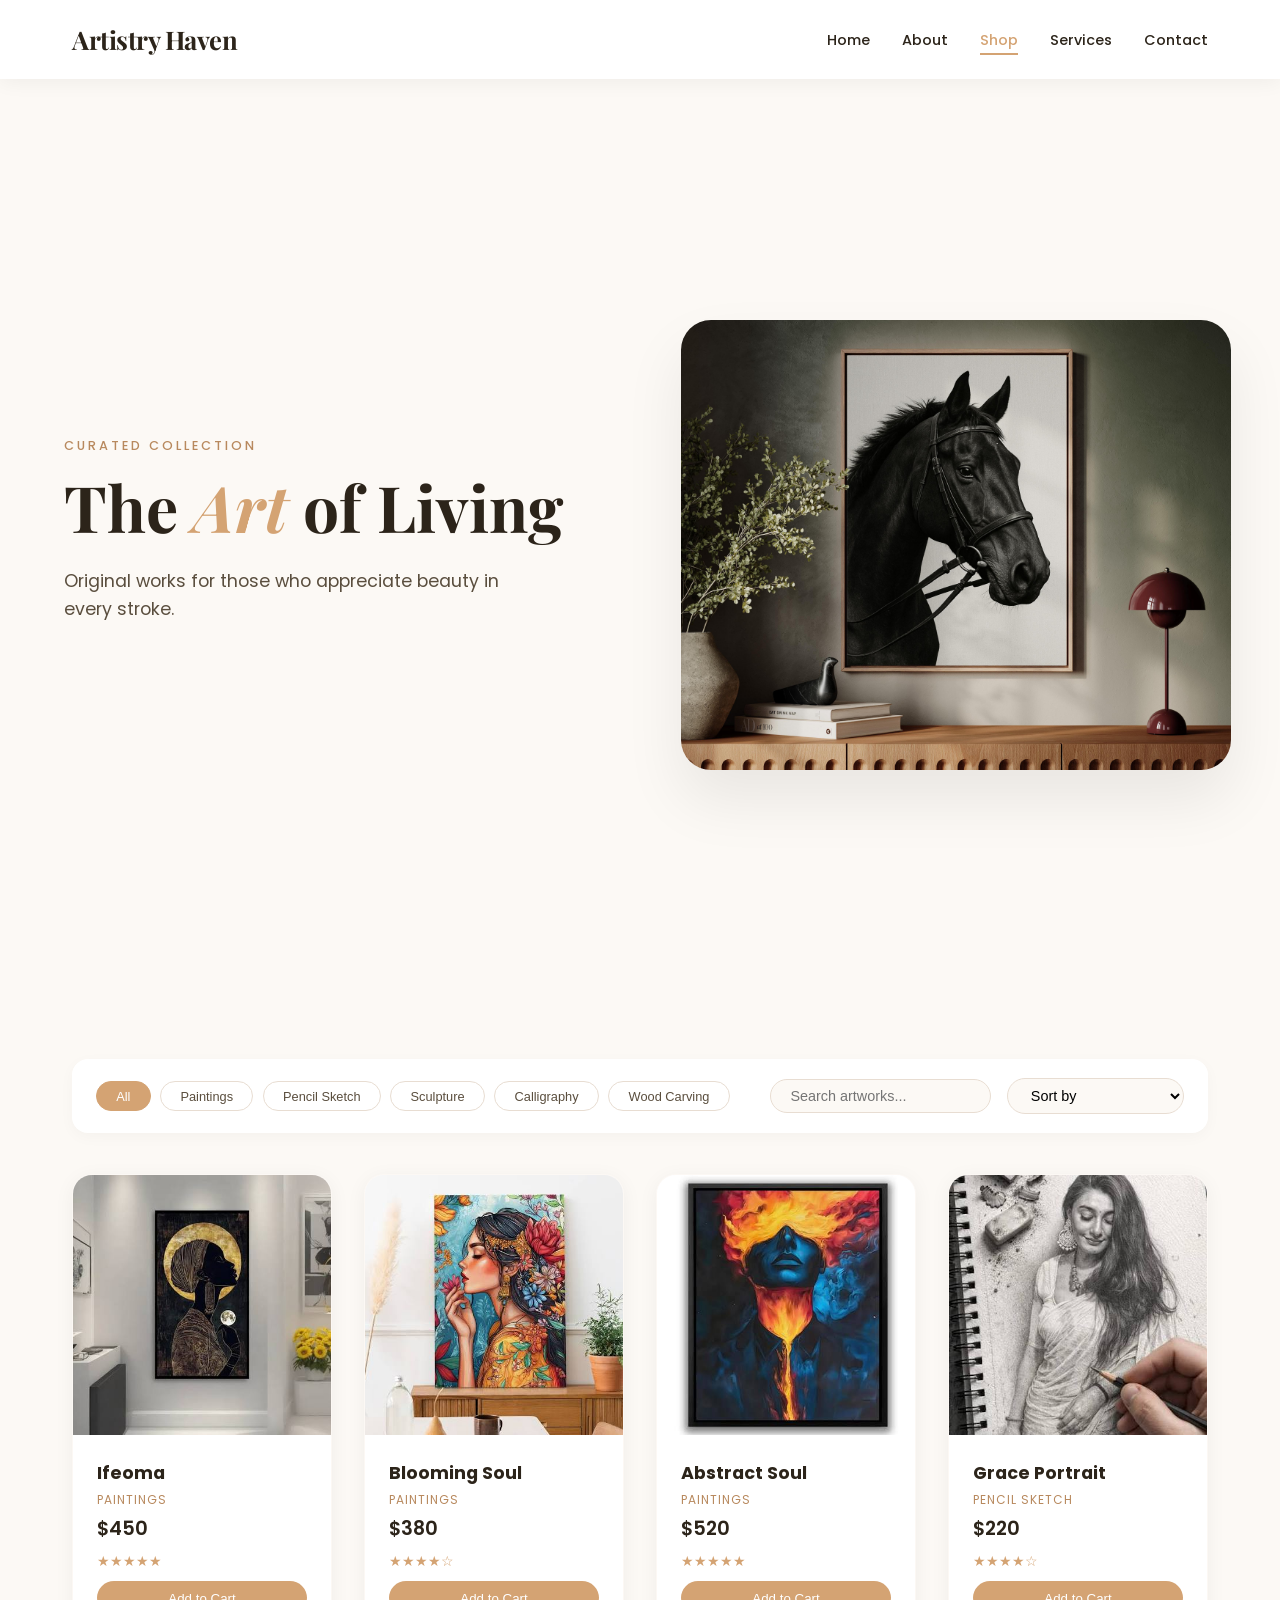
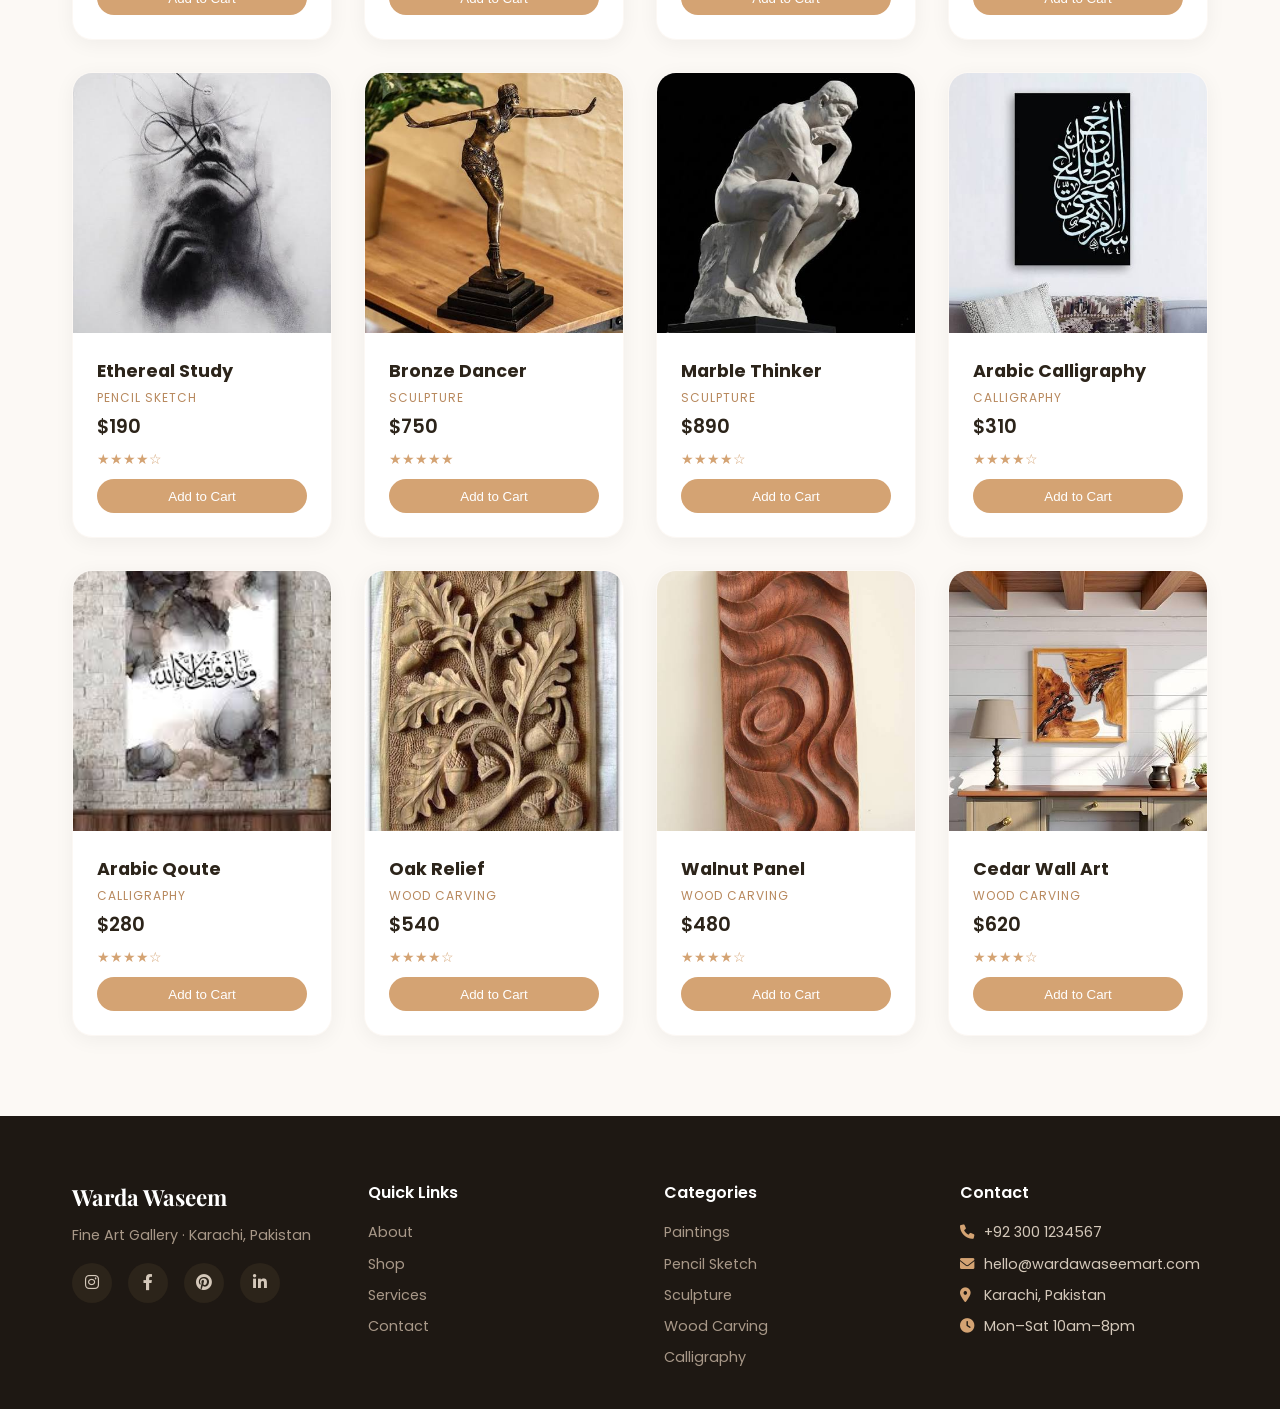
<file: shop.html>
<!DOCTYPE html>
<html lang="en">
<head>
    <meta charset="UTF-8" />
    <meta name="viewport" content="width=device-width, initial-scale=1.0" />
    <title>Shop – Warda Waseem Art Gallery</title>
    
    <!-- Google Fonts -->
    <link rel="preconnect" href="https://fonts.googleapis.com" />
    <link rel="preconnect" href="https://fonts.gstatic.com" crossorigin />
    <link href="https://fonts.googleapis.com/css2?family=Playfair+Display:ital,wght@0,400;0,600;0,700;1,600&family=Poppins:wght@300;400;500;600;700&display=swap" rel="stylesheet" />
    
    <!-- Font Awesome -->
    <link rel="stylesheet" href="https://cdnjs.cloudflare.com/ajax/libs/font-awesome/6.0.0-beta3/css/all.min.css" />
    
    <!-- Main CSS -->
    <link rel="stylesheet" href="css/style.css" />
    
    <style>
        /* ===== NAVBAR OVERRIDE ===== */
        .navbar {
            background: #ffffff !important;
            position: relative !important; /* NOT sticky */
            box-shadow: 0 2px 20px rgba(0,0,0,0.06);
        }
        .navbar.scrolled {
            background: #ffffff !important;
            backdrop-filter: none !important;
            box-shadow: 0 2px 20px rgba(0,0,0,0.06);
        }
        /* Remove dropdown */
        .dropdown-content {
            display: none !important;
        }
        .dropdown .dropbtn i {
            display: none !important;
        }
        
        /* ===== EXTRA CSS FOR CARDS ===== */
        .product-grid {
            display: grid;
            grid-template-columns: repeat(auto-fill, minmax(260px, 1fr));
            gap: 2rem;
        }
        .product-card {
            background: #ffffff;
            border-radius: 20px;
            overflow: hidden;
            box-shadow: 0 4px 20px rgba(0,0,0,0.05);
            transition: all 0.3s ease;
            border: 1px solid rgba(212, 163, 115, 0.08);
        }
        .product-card:hover {
            transform: translateY(-8px);
            box-shadow: 0 15px 40px rgba(0,0,0,0.08);
        }
        .product-card img {
            width: 100%;
            height: 260px;
            object-fit: cover;
        }
        .product-info {
            padding: 1.5rem;
        }
        .product-info h3 {
            font-size: 1.1rem;
            margin-bottom: 0.2rem;
        }
        .product-info .category {
            color: #b8895e;
            font-size: 0.75rem;
            text-transform: uppercase;
            letter-spacing: 1px;
        }
        .product-info .price {
            font-weight: 600;
            font-size: 1.2rem;
            margin: 0.3rem 0;
        }
        .product-info .stars {
            color: #d4a373;
            font-size: 0.9rem;
            margin-bottom: 0.5rem;
        }
        .add-to-cart {
            background: #d4a373;
            color: #fff;
            border: none;
            padding: 0.6rem 1.5rem;
            border-radius: 30px;
            font-weight: 500;
            cursor: pointer;
            width: 100%;
            transition: all 0.3s ease;
        }
        .add-to-cart:hover {
            background: #b8895e;
        }
        .filter-bar {
            display: flex;
            justify-content: space-between;
            align-items: center;
            flex-wrap: wrap;
            gap: 1rem;
            margin-bottom: 2.5rem;
            padding: 1.2rem 1.5rem;
            background: #ffffff;
            border-radius: 16px;
            box-shadow: 0 4px 15px rgba(0,0,0,0.03);
        }
        .filter-buttons {
            display: flex;
            gap: 0.6rem;
            flex-wrap: wrap;
        }
        .filter-btn {
            padding: 0.4rem 1.2rem;
            border-radius: 30px;
            border: 1.5px solid #e8ddd2;
            background: transparent;
            font-weight: 500;
            font-size: 0.8rem;
            cursor: pointer;
            transition: all 0.3s ease;
            color: #5a4e3e;
        }
        .filter-btn:hover {
            border-color: #d4a373;
        }
        .filter-btn.active {
            background: #d4a373;
            border-color: #d4a373;
            color: #ffffff;
        }
        .no-products {
            text-align: center;
            padding: 3rem;
            color: #7a6e5e;
            grid-column: 1 / -1;
        }
        .shop-tools {
            display: flex;
            gap: 1rem;
            flex-wrap: wrap;
            align-items: center;
        }
        #searchInput {
            padding: 0.5rem 1.2rem;
            border-radius: 30px;
            border: 1.5px solid #e8ddd2;
            background: #fcf9f5;
            font-size: 0.9rem;
            min-width: 180px;
        }
        #searchInput:focus {
            outline: none;
            border-color: #d4a373;
        }
        #sortSelect {
            padding: 0.5rem 1.2rem;
            border-radius: 30px;
            border: 1.5px solid #e8ddd2;
            background: #fcf9f5;
            font-size: 0.9rem;
            cursor: pointer;
        }
        /* Hero buttons hidden */
        .hero-buttons {
            display: none !important;
        }

        /* ============================================= */
        /* ===== ANIMATION SUITE – Shop Page =========== */
        /* ============================================= */
        @keyframes fadeUp {
            0% { opacity: 0; transform: translateY(30px); }
            100% { opacity: 1; transform: translateY(0); }
        }

        @keyframes fadeIn {
            0% { opacity: 0; }
            100% { opacity: 1; }
        }

        @keyframes slideInLeft {
            0% { opacity: 0; transform: translateX(-40px); }
            100% { opacity: 1; transform: translateX(0); }
        }

        @keyframes slideInRight {
            0% { opacity: 0; transform: translateX(40px); }
            100% { opacity: 1; transform: translateX(0); }
        }

        @keyframes scaleIn {
            0% { opacity: 0; transform: scale(0.92); }
            100% { opacity: 1; transform: scale(1); }
        }

        @keyframes softPulse {
            0% { transform: scale(1); }
            50% { transform: scale(1.02); }
            100% { transform: scale(1); }
        }

        @keyframes gentleFloat {
            0% { transform: translateY(0px); }
            50% { transform: translateY(-6px); }
            100% { transform: translateY(0px); }
        }

        @keyframes shimmer {
            0% { background-position: -200% center; }
            100% { background-position: 200% center; }
        }

        /* --- hero animations --- */
        .hero-subtitle {
            animation: fadeUp 0.9s cubic-bezier(0.2, 0.9, 0.3, 1) both;
        }
        .hero-heading {
            animation: fadeUp 1s cubic-bezier(0.2, 0.9, 0.3, 1) 0.15s both;
        }
        .hero-desc {
            animation: fadeUp 1s cubic-bezier(0.2, 0.9, 0.3, 1) 0.3s both;
        }
        .hero-image-wrapper {
            animation: slideInRight 1.1s cubic-bezier(0.2, 0.9, 0.3, 1) 0.2s both;
        }

        /* hero highlight breathing */
        .hero-heading .highlight {
            display: inline-block;
            animation: softPulse 3.5s infinite ease-in-out;
            transform-origin: center;
        }

        /* hero image gentle float */
        .hero-image-wrapper img {
            transition: transform 0.4s ease;
            animation: gentleFloat 5s infinite ease-in-out;
        }
        .hero-image-wrapper img:hover {
            transform: scale(1.02);
        }

        /* --- filter bar entrance --- */
        .filter-bar {
            animation: fadeUp 0.8s cubic-bezier(0.2, 0.9, 0.3, 1) 0.3s both;
        }

        /* --- filter buttons --- */
        .filter-btn {
            transition: all 0.3s ease, transform 0.2s ease;
        }
        .filter-btn:hover {
            transform: translateY(-2px);
            box-shadow: 0 6px 15px rgba(212, 163, 115, 0.2);
        }
        .filter-btn.active {
            animation: softPulse 2.5s infinite ease-in-out;
        }
        .filter-btn:nth-child(1) { animation-delay: 0.05s; }
        .filter-btn:nth-child(2) { animation-delay: 0.1s; }
        .filter-btn:nth-child(3) { animation-delay: 0.15s; }
        .filter-btn:nth-child(4) { animation-delay: 0.2s; }
        .filter-btn:nth-child(5) { animation-delay: 0.25s; }
        .filter-btn:nth-child(6) { animation-delay: 0.3s; }

        /* --- shop tools --- */
        #searchInput {
            animation: fadeUp 0.8s ease 0.4s both;
            transition: box-shadow 0.3s ease, border-color 0.3s ease;
        }
        #searchInput:focus {
            box-shadow: 0 0 0 4px rgba(212, 163, 115, 0.12);
        }
        #sortSelect {
            animation: fadeUp 0.8s ease 0.5s both;
            transition: box-shadow 0.3s ease, border-color 0.3s ease;
        }
        #sortSelect:focus {
            outline: none;
            border-color: #d4a373;
            box-shadow: 0 0 0 4px rgba(212, 163, 115, 0.12);
        }

        /* --- product cards --- */
        .product-card {
            animation: scaleIn 0.7s cubic-bezier(0.2, 0.9, 0.3, 1) both;
            transition: transform 0.35s ease, box-shadow 0.35s ease;
        }
        .product-card:nth-child(1) { animation-delay: 0.05s; }
        .product-card:nth-child(2) { animation-delay: 0.12s; }
        .product-card:nth-child(3) { animation-delay: 0.19s; }
        .product-card:nth-child(4) { animation-delay: 0.26s; }
        .product-card:nth-child(5) { animation-delay: 0.33s; }
        .product-card:nth-child(6) { animation-delay: 0.4s; }
        .product-card:nth-child(7) { animation-delay: 0.47s; }
        .product-card:nth-child(8) { animation-delay: 0.54s; }
        .product-card:nth-child(9) { animation-delay: 0.61s; }
        .product-card:nth-child(10) { animation-delay: 0.68s; }
        .product-card:nth-child(11) { animation-delay: 0.75s; }
        .product-card:nth-child(12) { animation-delay: 0.82s; }

        .product-card img {
            transition: transform 0.5s cubic-bezier(0.2, 0.9, 0.3, 1), filter 0.3s ease;
        }
        .product-card:hover img {
            transform: scale(1.06);
            filter: brightness(1.03);
        }
        .product-card:hover .product-info h3 {
            color: #b8895e;
            transition: color 0.3s ease;
        }
        .product-info h3 {
            transition: color 0.3s ease;
        }

        /* stars twinkle */
        .product-info .stars {
            animation: softPulse 2.8s infinite ease-in-out;
        }
        .product-card:nth-child(2) .stars { animation-delay: 0.3s; }
        .product-card:nth-child(3) .stars { animation-delay: 0.6s; }
        .product-card:nth-child(4) .stars { animation-delay: 0.9s; }
        .product-card:nth-child(5) .stars { animation-delay: 1.2s; }
        .product-card:nth-child(6) .stars { animation-delay: 1.5s; }

        /* --- add to cart button --- */
        .add-to-cart {
            position: relative;
            overflow: hidden;
            transition: transform 0.25s ease, box-shadow 0.3s ease, background 0.3s ease;
        }
        .add-to-cart::after {
            content: '';
            position: absolute;
            top: 0;
            left: -100%;
            width: 100%;
            height: 100%;
            background: linear-gradient(90deg, transparent, rgba(255,255,255,0.25), transparent);
            transition: left 0.6s ease;
        }
        .add-to-cart:hover::after {
            left: 100%;
        }
        .add-to-cart:hover {
            background: #b8895e;
            transform: translateY(-2px);
            box-shadow: 0 10px 22px rgba(212, 163, 115, 0.35);
        }
        .add-to-cart:active {
            transform: scale(0.97);
        }

        /* --- nav links --- */
        .nav-menu ul li {
            animation: fadeIn 0.7s ease both;
        }
        .nav-menu ul li:nth-child(1) { animation-delay: 0.1s; }
        .nav-menu ul li:nth-child(2) { animation-delay: 0.18s; }
        .nav-menu ul li:nth-child(3) { animation-delay: 0.26s; }
        .nav-menu ul li:nth-child(4) { animation-delay: 0.34s; }
        .nav-menu ul li:nth-child(5) { animation-delay: 0.42s; }
        .nav-logo a {
            animation: fadeIn 0.9s ease 0.1s both;
        }

        /* --- footer --- */
        .footer-col {
            animation: fadeUp 0.8s ease both;
        }
        .footer-col:nth-child(1) { animation-delay: 0.05s; }
        .footer-col:nth-child(2) { animation-delay: 0.15s; }
        .footer-col:nth-child(3) { animation-delay: 0.25s; }
        .footer-col:nth-child(4) { animation-delay: 0.35s; }

        /* --- section fade in --- */
        .section {
            animation: fadeIn 0.6s ease both;
        }
        .section:nth-of-type(1) { animation-delay: 0.0s; }
        .section:nth-of-type(2) { animation-delay: 0.15s; }

        /* --- no products message --- */
        .no-products {
            animation: fadeIn 0.8s ease both;
        }

        /* --- will change for performance --- */
        .product-card, .add-to-cart, .hero-image-wrapper, .filter-bar {
            will-change: transform, opacity;
        }

        /* --- responsive tweaks for animations --- */
        @media (max-width: 768px) {
            .product-card:nth-child(n) { animation-delay: 0.05s; }
        }
    </style>
</head>
<body>

    <!-- ====================== NAVBAR ====================== -->
    <header id="navbar" class="navbar">
        <div class="nav-container">
            <div class="nav-logo">
                <a href="index.html">Artistry Haven</a>
            </div>
            <nav class="nav-menu" id="navMenu">
                <ul>
                    <li><a href="index.html">Home</a></li>
                    <li><a href="about.html">About</a></li>
                    <li><a href="shop.html" class="active">Shop</a></li>  <!-- DROPDOWN REMOVED -->
                    <li><a href="services.html">Services</a></li>
                    <li><a href="contact.html">Contact</a></li>
                </ul>
            </nav>
            <div class="hamburger" id="hamburger">
                <i class="fas fa-bars"></i>
            </div>
        </div>
    </header>

    <!-- ====================== HERO SPLIT (NO BUTTONS) ====================== -->
    <section class="hero-split">
        <div class="hero-left">
            <span class="hero-subtitle">Curated Collection</span>
            <h1 class="hero-heading">The <span class="highlight">Art</span> of Living</h1>
            <p class="hero-desc">Original works for those who appreciate beauty in every stroke.</p>
        </div>
        <div class="hero-right">
            <div class="hero-image-wrapper">
                <img src="./images/shop.png" alt="Art collection" />
            </div>
        </div>
    </section>

    <!-- ====================== SHOP CONTROLS ====================== -->
    <section class="section">
        <div class="container">
            <div class="filter-bar">
                <div class="filter-buttons">
                    <button class="filter-btn active" data-filter="all">All</button>
                    <button class="filter-btn" data-filter="paintings">Paintings</button>
                    <button class="filter-btn" data-filter="pencil-sketch">Pencil Sketch</button>
                    <button class="filter-btn" data-filter="sculpture">Sculpture</button>
                    <button class="filter-btn" data-filter="calligraphy">Calligraphy</button>
                    <button class="filter-btn" data-filter="wood-carving">Wood Carving</button>
                </div>
                <div class="shop-tools">
                    <input type="text" id="searchInput" placeholder="Search artworks..." />
                    <select id="sortSelect">
                        <option value="default">Sort by</option>
                        <option value="price-low">Price: Low to High</option>
                        <option value="price-high">Price: High to Low</option>
                        <option value="rating">Highest Rated</option>
                    </select>
                </div>
            </div>
            
            <!-- Product Grid - 12 Cards -->
            <div class="product-grid" id="shopGrid"></div>
        </div>
    </section>

    <!-- ====================== FOOTER ====================== -->
    <footer class="footer">
        <div class="container footer-grid">
            <div class="footer-col">
                <h3>Warda Waseem</h3>
                <p>Fine Art Gallery · Karachi, Pakistan</p>
                <div class="social-links">
                    <a href="#"><i class="fab fa-instagram"></i></a>
                    <a href="#"><i class="fab fa-facebook-f"></i></a>
                    <a href="#"><i class="fab fa-pinterest"></i></a>
                    <a href="#"><i class="fab fa-linkedin-in"></i></a>
                </div>
            </div>
            <div class="footer-col">
                <h4>Quick Links</h4>
                <ul>
                    <li><a href="about.html">About</a></li>
                    <li><a href="shop.html">Shop</a></li>
                    <li><a href="services.html">Services</a></li>
                    <li><a href="contact.html">Contact</a></li>
                </ul>
            </div>
            <div class="footer-col">
                <h4>Categories</h4>
                <ul>
                    <li><a href="shop.html?category=paintings">Paintings</a></li>
                    <li><a href="shop.html?category=pencil-sketch">Pencil Sketch</a></li>
                    <li><a href="shop.html?category=sculpture">Sculpture</a></li>
                    <li><a href="shop.html?category=wood-carving">Wood Carving</a></li>
                    <li><a href="shop.html?category=calligraphy">Calligraphy</a></li>
                </ul>
            </div>
            <div class="footer-col">
                <h4>Contact</h4>
                <ul>
                    <li><i class="fas fa-phone"></i> +92 300 1234567</li>
                    <li><i class="fas fa-envelope"></i> hello@wardawaseemart.com</li>
                    <li><i class="fas fa-map-marker-alt"></i> Karachi, Pakistan</li>
                    <li><i class="fas fa-clock"></i> Mon–Sat 10am–8pm</li>
                </ul>
            </div>
        </div>
    </footer>

    <!-- JavaScript -->
    <script>
        // ============================================================
        // SHOP PAGE JAVASCRIPT - 12 Products (FIXED)
        // ============================================================

        // ====================== NAVBAR SCROLL ======================
        window.addEventListener('scroll', function() {
            const nav = document.getElementById('navbar');
            if (window.scrollY > 50) {
                nav.classList.add('scrolled');
            } else {
                nav.classList.remove('scrolled');
            }
        });

        // ====================== HAMBURGER ======================
        document.getElementById('hamburger').addEventListener('click', function() {
            document.getElementById('navMenu').classList.toggle('open');
        });

        // ====================== 12 PRODUCTS (FIXED) ======================
        const products = [
            // Paintings (3)
            { id: 1, name: 'Ifeoma', category: 'paintings', price: 450, rating: 5, img: './images/shop1.png' },
            { id: 2, name: 'Blooming Soul', category: 'paintings', price: 380, rating: 4.5, img: './images/shop2.png' },
            { id: 3, name: 'Abstract Soul', category: 'paintings', price: 520, rating: 5, img: './images/shop3.png' },
            // Pencil Sketch (2)
            { id: 4, name: 'Grace Portrait', category: 'pencil-sketch', price: 220, rating: 4.7, img: './images/shop4.png' },
            { id: 5, name: 'Ethereal Study', category: 'pencil-sketch', price: 190, rating: 4.5, img: './images/shop5.png' },
            // Sculpture (2)
            { id: 6, name: 'Bronze Dancer', category: 'sculpture', price: 750, rating: 5, img: './images/shop6.png' },
            { id: 7, name: 'Marble Thinker', category: 'sculpture', price: 890, rating: 4.8, img: './images/shop7.png' },
            // Calligraphy (2)
            { id: 8, name: 'Arabic Calligraphy', category: 'calligraphy', price: 310, rating: 4.8, img: './images/shop8.png' },
            { id: 9, name: 'Arabic Qoute', category: 'calligraphy', price: 280, rating: 4.6, img: './images/shop9.png' },
            // Wood Carving (3)
            { id: 10, name: 'Oak Relief', category: 'wood-carving', price: 540, rating: 4.7, img: './images/shop10.png' },
            { id: 11, name: 'Walnut Panel', category: 'wood-carving', price: 480, rating: 4.6, img: './images/shop11.png' },
            { id: 12, name: 'Cedar Wall Art', category: 'wood-carving', price: 620, rating: 4.9, img: './images/shop12.png'},
        ];

        // ====================== RENDER CARDS ======================
        function renderProducts(productArray) {
            const grid = document.getElementById('shopGrid');
            if (!grid) return;
            
            if (productArray.length === 0) {
                grid.innerHTML = '<p class="no-products">No products found.</p>';
                return;
            }
            
            grid.innerHTML = productArray.map(function(p, index) {
                const stars = '★'.repeat(Math.floor(p.rating)) + (p.rating % 1 ? '☆' : '');
                const categoryName = p.category.replace('-', ' ').toUpperCase();
                const delay = (index * 0.07).toFixed(2);
                return `
                    <div class="product-card" data-category="${p.category}" style="animation-delay: ${delay}s;">
                        <img src="${p.img}" alt="${p.name}" onerror="this.src='https://via.placeholder.com/400x300?text=Artwork'" />
                        <div class="product-info">
                            <h3>${p.name}</h3>
                            <p class="category">${categoryName}</p>
                            <p class="price">$${p.price}</p>
                            <div class="stars">${stars}</div>
                            <button class="add-to-cart" data-id="${p.id}">Add to Cart</button>
                        </div>
                    </div>
                `;
            }).join('');
        }

        // ====================== FILTER, SEARCH, SORT ======================
        let currentFilter = 'all';
        let currentSearch = '';
        let currentSort = 'default';

        function filterProducts() {
            let filtered = products.slice();
            
            if (currentFilter !== 'all') {
                filtered = filtered.filter(function(p) {
                    return p.category === currentFilter;
                });
            }
            
            if (currentSearch) {
                const search = currentSearch.toLowerCase();
                filtered = filtered.filter(function(p) {
                    return p.name.toLowerCase().includes(search) || 
                           p.category.toLowerCase().includes(search);
                });
            }
            
            if (currentSort === 'price-low') {
                filtered.sort(function(a, b) { return a.price - b.price; });
            } else if (currentSort === 'price-high') {
                filtered.sort(function(a, b) { return b.price - a.price; });
            } else if (currentSort === 'rating') {
                filtered.sort(function(a, b) { return b.rating - a.rating; });
            }
            
            renderProducts(filtered);
        }

        // Filter buttons
        document.querySelectorAll('.filter-btn').forEach(function(btn) {
            btn.addEventListener('click', function() {
                document.querySelectorAll('.filter-btn').forEach(function(b) {
                    b.classList.remove('active');
                });
                btn.classList.add('active');
                currentFilter = btn.dataset.filter;
                filterProducts();
            });
        });

        // Search
        document.getElementById('searchInput').addEventListener('input', function(e) {
            currentSearch = e.target.value;
            filterProducts();
        });

        // Sort
        document.getElementById('sortSelect').addEventListener('change', function(e) {
            currentSort = e.target.value;
            filterProducts();
        });

        // ====================== INITIAL RENDER ======================
        renderProducts(products);

        // ====================== CART ======================
        let cart = JSON.parse(localStorage.getItem('cart')) || [];

        function updateCartUI() {
            const cartCount = document.getElementById('cartCount');
            if (cartCount) {
                const totalItems = cart.reduce(function(sum, item) {
                    return sum + item.qty;
                }, 0);
                cartCount.textContent = totalItems;
            }
        }

        function addToCart(productId) {
            const existing = cart.find(function(item) {
                return item.id === productId;
            });
            
            if (existing) {
                existing.qty++;
            } else {
                cart.push({ id: productId, qty: 1 });
            }
            
            localStorage.setItem('cart', JSON.stringify(cart));
            updateCartUI();
        }

        document.addEventListener('click', function(e) {
            if (e.target.classList.contains('add-to-cart')) {
                const productId = parseInt(e.target.dataset.id);
                addToCart(productId);
                e.target.textContent = 'Added!';
                setTimeout(function() {
                    e.target.textContent = 'Add to Cart';
                }, 1000);
            }
        });

        updateCartUI();

        console.log('🎨 Shop page loaded with 12 products!');
    </script>
</body>
</html>
</file>
<file: css/style.css>
/* ============================================================
   RESET & BASE
   ============================================================ */
* {
    margin: 0;
    padding: 0;
    box-sizing: border-box;
}

html {
    scroll-behavior: smooth;
}

body {
    font-family: 'Poppins', sans-serif;
    background: #fcf9f5;
    color: #2c241a;
    line-height: 1.6;
}

a {
    text-decoration: none;
    color: inherit;
}

ul {
    list-style: none;
}

img {
    max-width: 100%;
    display: block;
}

.container {
    max-width: 1200px;
    margin: 0 auto;
    padding: 0 2rem;
}

.section {
    padding: 5rem 0;
}

.section-title {
    text-align: center;
    margin-bottom: 3rem;
}

.section-title h2 {
    font-family: 'Playfair Display', serif;
    font-size: 2.5rem;
    color: #2c241a;
    margin-bottom: 0.5rem;
}

.section-title p {
    color: #7a6e5e;
    font-size: 1rem;
    letter-spacing: 1px;
}

.btn {
    display: inline-block;
    padding: 0.8rem 2.2rem;
    border-radius: 50px;
    font-weight: 500;
    transition: all 0.3s ease;
    border: none;
    cursor: pointer;
    font-size: 0.95rem;
}

.btn-primary {
    background: #d4a373;
    color: #fff;
}

.btn-primary:hover {
    background: #b8895e;
    transform: translateY(-2px);
    box-shadow: 0 8px 25px rgba(212, 163, 115, 0.35);
}

.btn-outline {
    background: transparent;
    color: #2c241a;
    border: 2px solid #d4a373;
}

.btn-outline:hover {
    background: #d4a373;
    color: #fff;
}

/* ============================================================
   NAVBAR
   ============================================================ */
.navbar {
    position: fixed;
    top: 0;
    left: 0;
    width: 100%;
    z-index: 1000;
    padding: 1.2rem 0;
    transition: all 0.4s ease;
    background: transparent;
}

.navbar.scrolled {
    background: #fcf9f5;
    box-shadow: 0 2px 30px rgba(0, 0, 0, 0.06);
    padding: 0.8rem 0;
}

.nav-container {
    max-width: 1200px;
    margin: 0 auto;
    padding: 0 2rem;
    display: flex;
    justify-content: space-between;
    align-items: center;
}

.nav-logo a {
    font-family: 'Playfair Display', serif;
    font-size: 1.6rem;
    font-weight: 700;
    color: #2c241a;
    letter-spacing: -0.5px;
}

.nav-menu ul {
    display: flex;
    gap: 2rem;
    align-items: center;
}

.nav-menu ul li a {
    font-size: 0.9rem;
    font-weight: 500;
    color: #2c241a;
    transition: color 0.3s ease;
    position: relative;
    padding: 0.3rem 0;
}

.nav-menu ul li a::after {
    content: '';
    position: absolute;
    bottom: 0;
    left: 0;
    width: 0;
    height: 2px;
    background: #d4a373;
    transition: width 0.3s ease;
}

.nav-menu ul li a:hover::after,
.nav-menu ul li a.active::after {
    width: 100%;
}

.nav-menu ul li a:hover,
.nav-menu ul li a.active {
    color: #d4a373;
}

/* Dropdown */
.dropdown {
    position: relative;
}

.dropdown-content {
    display: none;
    position: absolute;
    top: 100%;
    left: 0;
    background: #fff;
    min-width: 200px;
    border-radius: 12px;
    box-shadow: 0 15px 40px rgba(0, 0, 0, 0.08);
    padding: 0.5rem 0;
    margin-top: 0.5rem;
}

.dropdown-content a {
    display: block;
    padding: 0.6rem 1.5rem;
    font-size: 0.85rem;
    color: #2c241a;
    transition: all 0.3s ease;
}

.dropdown-content a:hover {
    background: #f5ede5;
    color: #d4a373;
}

.dropdown:hover .dropdown-content {
    display: block;
}

/* Hamburger */
.hamburger {
    display: none;
    font-size: 1.5rem;
    cursor: pointer;
    color: #2c241a;
}

/* ============================================================
   HERO SPLIT
   ============================================================ */
.hero-split {
    min-height: 100vh;
    display: grid;
    grid-template-columns: 1fr 1fr;
    align-items: center;
    padding: 6rem 2rem 4rem;
    max-width: 1400px;
    margin: 0 auto;
    gap: 3rem;
}

.hero-left {
    padding-left: 2rem;
}

.hero-subtitle {
    font-size: 0.8rem;
    text-transform: uppercase;
    letter-spacing: 3px;
    color: #b8895e;
    font-weight: 500;
    margin-bottom: 1rem;
    display: block;
}

.hero-heading {
    font-family: 'Playfair Display', serif;
    font-size: 4rem;
    line-height: 1.1;
    color: #2c241a;
    margin-bottom: 1.5rem;
}

.hero-heading .highlight {
    color: #d4a373;
    font-style: italic;
}

.hero-desc {
    font-size: 1.1rem;
    color: #5a4e3e;
    max-width: 450px;
    margin-bottom: 2rem;
}

.hero-buttons {
    display: flex;
    gap: 1rem;
    flex-wrap: wrap;
}

.hero-right {
    display: flex;
    justify-content: center;
    align-items: center;
}

.hero-image-wrapper {
    width: 100%;
    max-width: 550px;
    border-radius: 30px;
    overflow: hidden;
    box-shadow: 0 30px 60px rgba(0, 0, 0, 0.08);
}

.hero-image-wrapper img {
    width: 100%;
    height: 450px;
    object-fit: cover;
}

/* ============================================================
   CATEGORIES
   ============================================================ */
.categories {
    background: #f8f4ef;
}

.category-grid {
    display: grid;
    grid-template-columns: repeat(auto-fit, minmax(200px, 1fr));
    gap: 2rem;
}

.category-card {
    background: #fff;
    border-radius: 20px;
    padding: 1.5rem;
    text-align: center;
    transition: all 0.3s ease;
    box-shadow: 0 4px 15px rgba(0, 0, 0, 0.04);
}

.category-card:hover {
    transform: translateY(-6px);
    box-shadow: 0 12px 35px rgba(0, 0, 0, 0.08);
}

.category-card img {
    width: 100%;
    height: 160px;
    object-fit: cover;
    border-radius: 12px;
    margin-bottom: 1rem;
}

.category-card h3 {
    font-size: 1.1rem;
    color: #2c241a;
}

.category-card p {
    font-size: 0.85rem;
    color: #7a6e5e;
}

/* ============================================================
   ABOUT ARTIST
   ============================================================ */
.about-artist-grid {
    display: grid;
    grid-template-columns: 1fr 1fr;
    gap: 4rem;
    align-items: center;
}

.about-artist-image img {
    width: 100%;
    border-radius: 24px;
    box-shadow: 0 20px 50px rgba(0, 0, 0, 0.06);
}

.badge {
    display: inline-block;
    background: #d4a373;
    color: #fff;
    padding: 0.3rem 1.2rem;
    border-radius: 30px;
    font-size: 0.75rem;
    text-transform: uppercase;
    letter-spacing: 1px;
    margin-bottom: 1rem;
}

.about-artist-content h2 {
    font-family: 'Playfair Display', serif;
    font-size: 2.2rem;
    margin-bottom: 1.2rem;
    color: #2c241a;
}

.about-artist-content p {
    color: #5a4e3e;
    margin-bottom: 1.2rem;
}

/* ============================================================
   WHY CHOOSE
   ============================================================ */
.why-choose {
    background: #f8f4ef;
}

.why-grid {
    display: grid;
    grid-template-columns: repeat(auto-fit, minmax(220px, 1fr));
    gap: 2rem;
}

.why-card {
    text-align: center;
    padding: 2rem 1.5rem;
    background: #fff;
    border-radius: 20px;
    box-shadow: 0 4px 15px rgba(0, 0, 0, 0.04);
    transition: all 0.3s ease;
}

.why-card:hover {
    transform: translateY(-4px);
    box-shadow: 0 12px 35px rgba(0, 0, 0, 0.08);
}

.why-card i {
    font-size: 2.5rem;
    color: #d4a373;
    margin-bottom: 1rem;
}

.why-card h3 {
    font-size: 1.1rem;
    margin-bottom: 0.5rem;
}

.why-card p {
    font-size: 0.9rem;
    color: #7a6e5e;
}

/* ============================================================
   TESTIMONIALS
   ============================================================ */
.testimonial-grid {
    display: grid;
    grid-template-columns: repeat(auto-fit, minmax(240px, 1fr));
    gap: 2rem;
}

.testimonial-card {
    background: #fff;
    padding: 2rem;
    border-radius: 20px;
    box-shadow: 0 4px 15px rgba(0, 0, 0, 0.04);
    transition: all 0.3s ease;
}

.testimonial-card:hover {
    transform: translateY(-4px);
    box-shadow: 0 12px 35px rgba(0, 0, 0, 0.08);
}

.testimonial-card .fa-star {
    color: #d4a373;
    font-size: 0.9rem;
    margin-bottom: 0.8rem;
}

.testimonial-card p {
    font-style: italic;
    color: #2c241a;
    margin-bottom: 1rem;
}

.testimonial-card h4 {
    font-weight: 600;
    color: #b8895e;
}

/* ============================================================
   NEWSLETTER
   ============================================================ */
.newsletter {
    background: #2c241a;
}

.newsletter-box {
    text-align: center;
    color: #fff;
    padding: 3rem 2rem;
}

.newsletter-box h2 {
    font-family: 'Playfair Display', serif;
    font-size: 2.2rem;
    margin-bottom: 0.5rem;
}

.newsletter-box p {
    color: #b8aa9a;
    margin-bottom: 2rem;
}

.newsletter-form {
    display: flex;
    justify-content: center;
    gap: 1rem;
    flex-wrap: wrap;
}

.newsletter-form input {
    padding: 0.8rem 1.5rem;
    border-radius: 50px;
    border: none;
    min-width: 280px;
    font-size: 0.95rem;
    background: #3d3328;
    color: #fff;
}

.newsletter-form input::placeholder {
    color: #8a7a68;
}

.newsletter-form input:focus {
    outline: 2px solid #d4a373;
}

/* ============================================================
   FOOTER
   ============================================================ */
.footer {
    background: #1e1813;
    color: #d4c8ba;
    padding: 4rem 0 2rem;
}

.footer-grid {
    display: grid;
    grid-template-columns: repeat(auto-fit, minmax(200px, 1fr));
    gap: 3rem;
}

.footer-col h3 {
    font-family: 'Playfair Display', serif;
    font-size: 1.4rem;
    color: #fff;
    margin-bottom: 0.5rem;
}

.footer-col h4 {
    color: #fff;
    margin-bottom: 1rem;
    font-weight: 600;
}

.footer-col p {
    font-size: 0.9rem;
    color: #a89888;
}

.footer-col ul li {
    margin-bottom: 0.5rem;
    font-size: 0.9rem;
}

.footer-col ul li a {
    color: #a89888;
    transition: color 0.3s ease;
}

.footer-col ul li a:hover {
    color: #d4a373;
}

.footer-col ul li i {
    width: 20px;
    color: #d4a373;
}

.social-links {
    display: flex;
    gap: 1rem;
    margin-top: 1rem;
}

.social-links a {
    display: inline-block;
    width: 40px;
    height: 40px;
    border-radius: 50%;
    background: #2c241a;
    color: #d4c8ba;
    text-align: center;
    line-height: 40px;
    transition: all 0.3s ease;
}

.social-links a:hover {
    background: #d4a373;
    color: #fff;
    transform: translateY(-3px);
}

/* ============================================================
   RESPONSIVE
   ============================================================ */
@media (max-width: 992px) {
    .hero-split {
        grid-template-columns: 1fr;
        text-align: center;
        padding: 8rem 1.5rem 3rem;
    }

    .hero-left {
        padding-left: 0;
    }

    .hero-desc {
        margin: 0 auto 2rem;
    }

    .hero-buttons {
        justify-content: center;
    }

    .hero-image-wrapper {
        max-width: 100%;
    }

    .hero-image-wrapper img {
        height: 350px;
    }

    .about-artist-grid {
        grid-template-columns: 1fr;
        gap: 2rem;
        text-align: center;
    }

    .about-artist-content .badge {
        margin: 0 auto 1rem;
    }

    .navbar .nav-menu {
        display: none;
        position: absolute;
        top: 100%;
        left: 0;
        width: 100%;
        background: #fcf9f5;
        padding: 1.5rem 2rem;
        box-shadow: 0 10px 30px rgba(0, 0, 0, 0.06);
    }

    .navbar .nav-menu.open {
        display: block;
    }

    .navbar .nav-menu ul {
        flex-direction: column;
        gap: 1rem;
    }

    .navbar .dropdown-content {
        position: static;
        box-shadow: none;
        padding-left: 1rem;
    }

    .navbar .dropdown:hover .dropdown-content {
        display: none;
    }

    .navbar .dropdown.open .dropdown-content {
        display: block;
    }

    .hamburger {
        display: block;
    }
}

@media (max-width: 576px) {
    .hero-heading {
        font-size: 2.5rem;
    }

    .section-title h2 {
        font-size: 2rem;
    }

    .section {
        padding: 3rem 0;
    }

    .container {
        padding: 0 1.2rem;
    }

    .newsletter-form input {
        min-width: 100%;
    }

    .category-grid {
        grid-template-columns: repeat(2, 1fr);
    }
}
</file>
